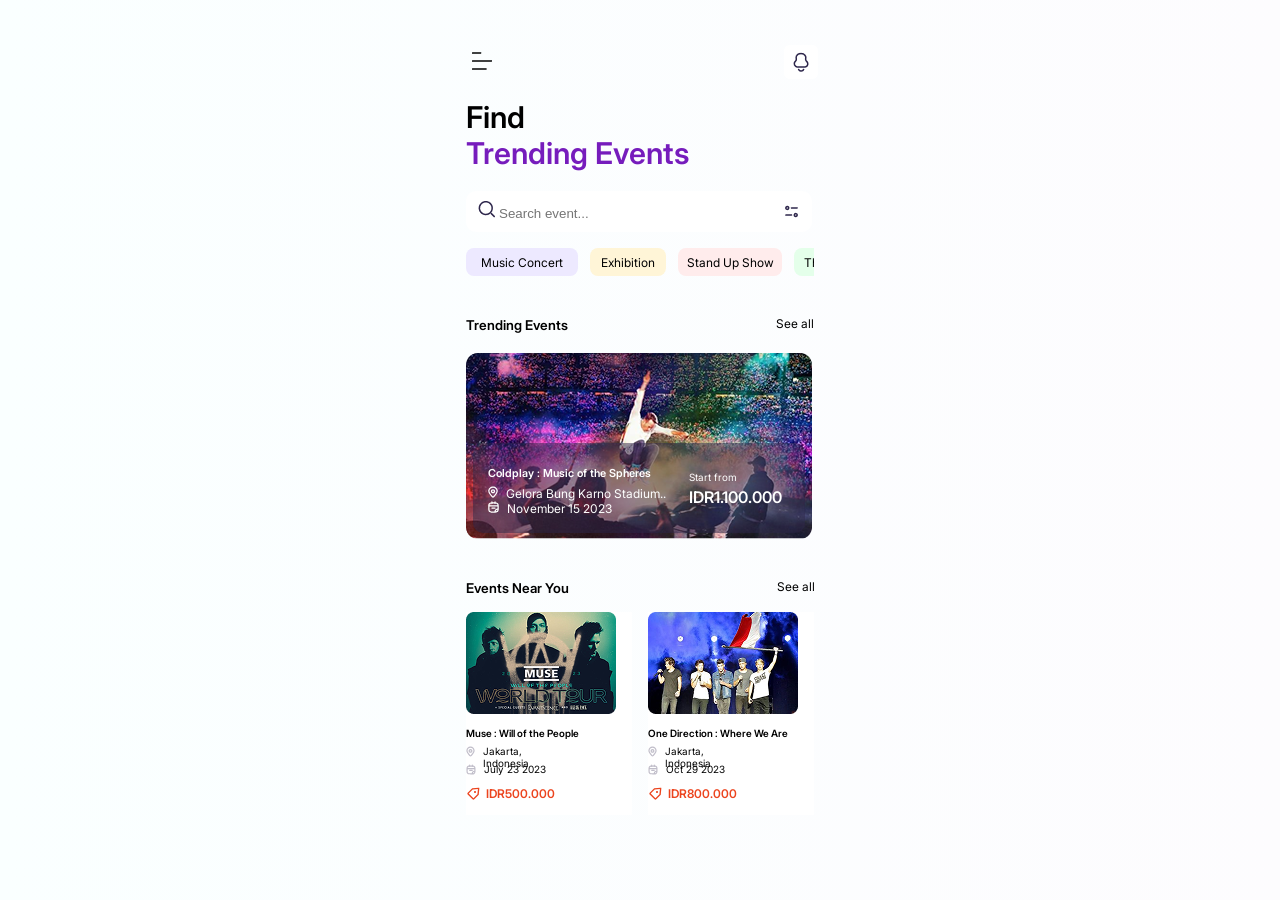
<file: index.html>
<!DOCTYPE html>
<html lang="en">
<head>
    <meta charset="UTF-8">
    <meta name="viewport" content="width=device-width, initial-scale=1.0, user-scalable=no">
    <title>Home</title>
    <link rel="stylesheet" href="css/style.css">
</head>
<body>
    <header class="header">
        <article class="header_img">
            <div class="img1"><img src="storage/img/Menu.png"></div>
            <div class="img2"><img src="storage/img/campana.png"></div>
        </article>
        <article class="header_title">
            <h1>Find <br><span class="special">Trending Events</span> </h1>
        </article>
    </header>
        <nav class="container_nav">
            <div class="container_search">
                <div class="search">
                    <img src="storage/img/Search.png">
                    <input type="search" id="search" placeholder="Search event..." onkeypress="if(event.key === 'Enter') buscar()">
                </div>
                <img src="storage/img/filtro.png">
            </div>
            <div class="container_scroll1">
               <a href="">Music Concert</a>
               <a href="">Exhibition</a>
               <a href="">Stand Up Show</a>
               <a href="">Theater</a>
               <div class="spacer"></div>
            </div>
        </nav>
    <main class="container_main">
        <article class="container_group1">
            <div class="title">
                <h2>Trending Events</h2>
            </div>
            <div class="paragraph">
                <p>See all</p>
            </div>
            
        </article>
    <div class="container_scroll2">
        <a href="detail.html"><article class="container_img">
            <img src="storage/img/img-1.png">
            <div class="container_list">
                <div class="list1">
                    <h3>Coldplay : Music of the Spheres</h3>
                    <div class="info1">
                        <img src="storage/img/img-10Location.svg">
                        <p>Gelora Bung Karno Stadium..</p>
                    </div>
                    <div class="info2">
                        <img src="storage/img/img-11Calender.svg">
                        <p>November 15 2023</p>
                    </div>
                </div>
                <div class="list2">
                    <h4>Start from</h4>
                    <p>IDR1.100.000</p>
                </div>
            </div>
        </article></a>
        <article class="container_img">
            <img src="storage/img/img-2.png">
            <div class="container_list">
                <div class="list1">
                    <h3>Muse : Will of the People</h3>
                    <div class="info1">
                        <img src="storage/img/img-10Location.svg">
                        <p>Jakarta, Indonesia</p>
                    </div>
                    <div class="info2">
                        <img src="storage/img/img-11Calender.svg">
                        <p>July 23 2023</p>
                    </div>
                </div>
                <div class="list2">
                    <h4>Start from</h4>
                    <p>IDR500.000</p>
                </div>
            </div>
        </article>
    </div>
    <article class="container_group2">
        <div class="title">
            <h2>Events Near You</h2>
        </div>
        <div class="paragraph">
            <p>See all</p>
    </article>
    <article class="container_cards">
        <div class="cards">
            <div class="card1">
                <img class="img-bigger" src="storage/img/img-17Cards-1.png">
                <h3>Muse : Will of the People</h3>
                <div class="text1">
                    <img src="storage/img/img-19Location-gris.svg">
                    <p>Jakarta, Indonesia</p>
                </div>
                <div class="text2">
                    <img src="storage/img/img-21Calender-gris.svg">
                    <p>July 23 2023</p>
                </div>
                <div class="text3">
                    <img src="storage/img/img-18etiqueta.svg">
                    <p>IDR500.000</p>
                </div>
            </div>
            <div class="card2">
                <img class="img-bigger" src="storage/img/img-3Cards-2.png">
                <h3>One Direction : Where We Are</h3>
                <div class="text1">
                    <img src="storage/img/img-19Location-gris.svg">
                    <p>Jakarta, Indonesia</p>
                </div>
                <div class="text2">
                    <img src="storage/img/img-21Calender-gris.svg">
                    <p>Oct 29 2023</p>
                </div>
                <div class="text3">
                    <img src="storage/img/img-18etiqueta.svg">
                    <p>IDR800.000</p>
                </div>
            </div>
        </div>
        
    </article>
    </main>
</body>
</html>
</file>
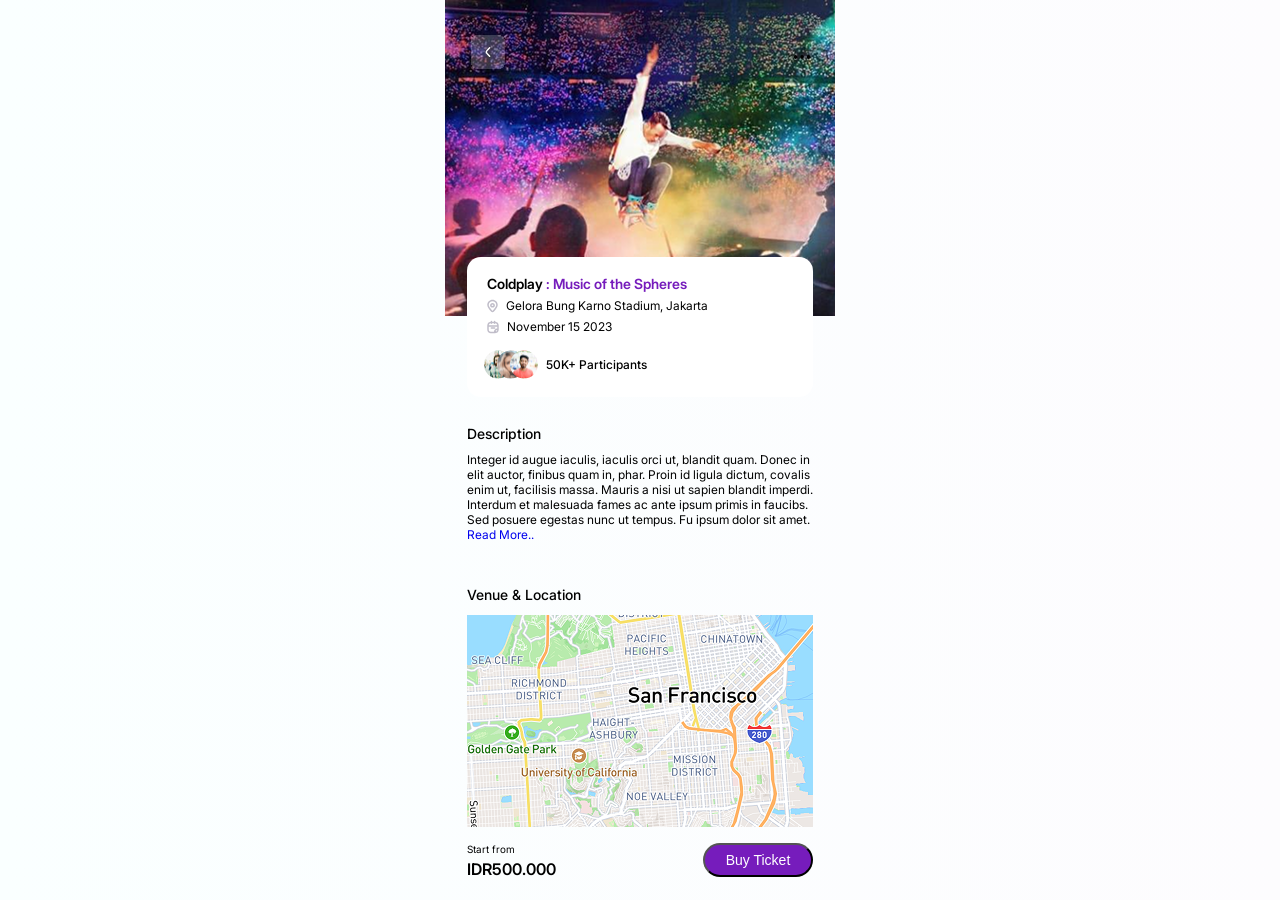
<file: detail.html>
<!DOCTYPE html>
<html lang="en">
<head>
    <meta charset="UTF-8">
    <meta name="viewport" content="width=device-width, initial-scale=1.0">
    <title>Detail</title>
    <link rel="stylesheet" href="css/detail.css">
</head>
<body>
    <main class="container_main">
        <article class="container_img">
            <div class="container_button">
                <a href="index.html">
                    <button class="button1">
                        <img  src="storage/img/img-15Back.svg">
                    </button>
                </a>
                <div class="button2">
                    <img src="storage/img/img-16Options.svg">
                </div>
            </div>
            <div class="container_summary">
                <div class="container_note">
                    <h3>Coldplay <span class="color">: Music of the Spheres</span></h3>
                    <div class="note1">
                        <img src="storage/img/img-19Location-gris.svg">
                        <p>Gelora Bung Karno Stadium, Jakarta</p>
                    </div>
                    <div class="note2">
                        <img src="storage/img/img-21Calender-gris.svg">
                        <p>November 15 2023</p>
                    </div>
                </div>
                <div class="container_log">
                    <div class="log_img">
                        <img class="log" src="storage/img/img-7Log1.svg">
                        <img class="log" src="storage/img/img-8Log2.svg">
                        <img class="log" src="storage/img/img-9Log3.svg">
                    </div>
                    <div class="log_text">
                        <h2>50K+ Participants</h2>  
                    </div>
                </div>
            </div>
            <div class="container_description">
                <h2>Description</h2>
                <p>Integer id augue iaculis, iaculis orci ut, blandit 
                    quam. Donec in elit auctor, finibus quam in, phar. 
                    Proin id ligula dictum, covalis enim ut, facilisis 
                    massa. Mauris a nisi ut sapien blandit imperdi. 
                    Interdum et malesuada fames ac ante ipsum primis in 
                    faucibs. Sed posuere egestas nunc ut tempus. 
                    Fu ipsum dolor sit amet. <a href="#">Read More..</a></p>
            </div>
            <div class="container_map">
                <h2>Venue & Location</h2>
                <img src="storage/img/img-4Map.png">
            </div>
            <div class="container_footer">
                <div class="footer_text">
                    <h4>Start from</h4>
                    <p>IDR500.000</p>
                </div>
                <div class="footer_button">
                    <a href="ticket.html"><button>Buy Ticket</button></a>
                </div>
            </div>
        </article>
        
    </main>
    
</body>
</html>
</file>
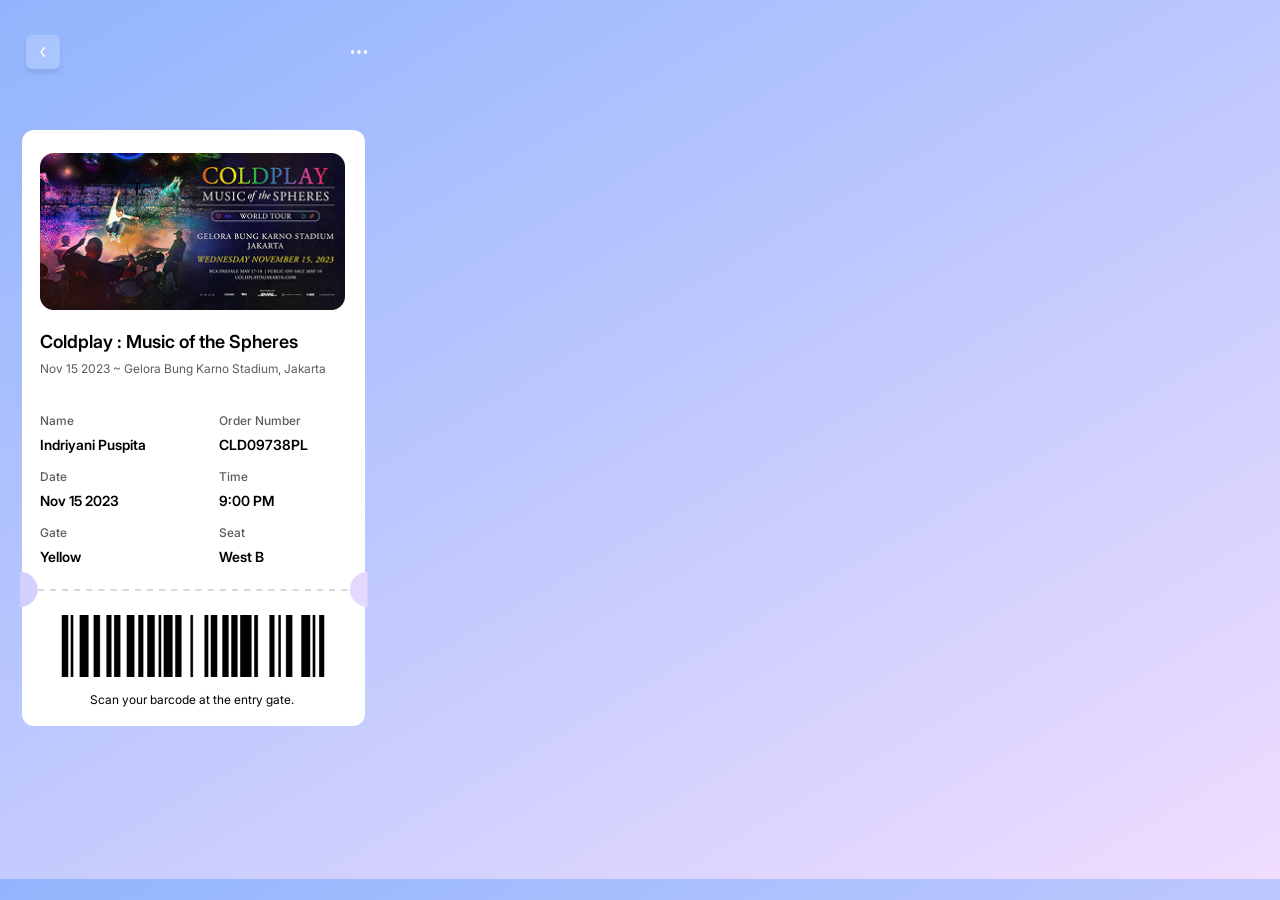
<file: ticket.html>
<!DOCTYPE html>
<html lang="en">
<head>
    <meta charset="UTF-8">
    <meta name="viewport" content="width=device-width, initial-scale=1.0">
    <title>Ticket</title>
    <link rel="stylesheet" href="css/ticket.css">
</head>
<body>
    <header class="container_header">
        <article class="container_button">
            <a href="detail.html">
                <button class="button1">
                    <img  src="storage/img/img-15Back.svg">
                </button>
            </a>
            <div class="button2">
                <img src="storage/img/OptionsWhite.svg">
            </div>
        </article>
    </header>
<section class="container_scroll">
    <main class="container_main">
        <article class="img_ticket">
            <img src="storage/img/img-5ticket.png">
        </article>
        <article class="text_ticket">
            <div>
                <h1>Coldplay : Music of the Spheres</h1>
                <p>Nov 15 2023 ~ Gelora Bung Karno Stadium, Jakarta</p>
            </div>
        <article class="container_text">
            <div class="text">
                <h3>Name</h3>
                <p>Indriyani Puspita</p>
            </div>
            <div class="text">
                <h3>Order Number</h3>
                <p>CLD09738PL</p>
            </div>
        </article>
        <article class="container_text">
            <div class="text">
                <h3>Date</h3>
                <p>Nov 15 2023</p>
            </div>
            <div class="text">
                <h3>Time</h3>
                <p>9:00 PM</p>
            </div>
        </article>
        <article class="container_text">
            <div class="text">
                <h3>Gate</h3>
                <p>Yellow</p>
            </div>
            <div class="text">
                <h3>Seat</h3>
                <p>West B</p>
            </div>
        </article>
        <article class="line">
            <img src="storage/img/line.svg">
        </article>
        <article class="code">
            <img src="storage/img/img-6Cod.svg">
        </article>
        <article class="paragraph">
            <p>Scan your barcode at the entry gate.</p>
        </article>
    </main>
    <main class="container_main">
        <article class="img_ticket">
            <img src="storage/img/img-5ticket.png">
        </article>
        <article class="text_ticket">
            <div>
                <h1>Coldplay : Music of the Spheres</h1>
                <p>Nov 15 2023 ~ Gelora Bung Karno Stadium, Jakarta</p>
            </div>
        <article class="container_text">
            <div class="text">
                <h3>Name</h3>
                <p>Indriyani Puspita</p>
            </div>
            <div class="text">
                <h3>Order Number</h3>
                <p>CLD09738PL</p>
            </div>
        </article>
        <article class="container_text">
            <div class="text">
                <h3>Date</h3>
                <p>Nov 15 2023</p>
            </div>
            <div class="text">
                <h3>Time</h3>
                <p>9:00 PM</p>
            </div>
        </article>
        <article class="container_text">
            <div class="text">
                <h3>Gate</h3>
                <p>Yellow</p>
            </div>
            <div class="text">
                <h3>Seat</h3>
                <p>West B</p>
            </div>
        </article>
        <article class="line">
            <img src="storage/img/line.svg">
        </article>
        <article class="code">
            <img src="storage/img/img-6Cod.svg">
        </article>
        <article class="paragraph">
            <p>Scan your barcode at the entry gate.</p>
        </article>
    </main>
    <main class="container_main">
        <article class="img_ticket">
            <img src="storage/img/img-5ticket.png">
        </article>
        <article class="text_ticket">
            <div>
                <h1>Coldplay : Music of the Spheres</h1>
                <p>Nov 15 2023 ~ Gelora Bung Karno Stadium, Jakarta</p>
            </div>
        <article class="container_text">
            <div class="text">
                <h3>Name</h3>
                <p>Indriyani Puspita</p>
            </div>
            <div class="text">
                <h3>Order Number</h3>
                <p>CLD09738PL</p>
            </div>
        </article>
        <article class="container_text">
            <div class="text">
                <h3>Date</h3>
                <p>Nov 15 2023</p>
            </div>
            <div class="text">
                <h3>Time</h3>
                <p>9:00 PM</p>
            </div>
        </article>
        <article class="container_text">
            <div class="text">
                <h3>Gate</h3>
                <p>Yellow</p>
            </div>
            <div class="text">
                <h3>Seat</h3>
                <p>West B</p>
            </div>
        </article>
        <article class="line">
            <img src="storage/img/line.svg">
        </article>
        <article class="code">
            <img src="storage/img/img-6Cod.svg">
        </article>
        <article class="paragraph">
            <p>Scan your barcode at the entry gate.</p>
        </article>
    </main> 
</section>
</body>
</html>
</file>
<file: css/style.css>
@import url(variables.css);
*{
    margin: 0;
    padding: 0;
    box-sizing: border-box;
}
body{
    width: 390px;
    height: 844px;
    margin: 0 auto;
    padding-top: 45px; 
    padding-left: 21px;
    padding-right: 21px;
    background: var(--color-gradient-body);
}
/*********************** header *****************************/

.header {
    /* background: red; */
    
}
.header_img{
    width: 352px;
    height: 34px;
    margin: 0 auto;
    display: flex;
    justify-content: space-between;
    
}
.img1{
    width: 32px;
    height: 32px;
    display: flex;
    
}
.img2{
    width: 34px;
    height: 34px;
    
}
/*********************** title header *****************************/

.header_title{
    /* background: green; */
    width: 265px;
    height: 72px;
    margin-top: 20px;
    margin-bottom: 20px;
    h1{
        font-size: 30px;
        font-family: "Inter-SemiBold";
        font-weight: 100;
    }
} 
.special {
    color: var(--color-10);
}
/************************ Search ******************************/

.container_nav{
    /* background: blue; */
}

.container_search { 
    /* background: violet; */
    width: 346px;
    height: 41px;
    margin-top: 20px;
    display: flex;
    justify-content: space-between;
    align-items: center;
    padding-left: 12px;
    padding-right: 12px;
    background: var(--color-1);
    border-radius: 10px;
    margin-bottom: 16px;
}
.search{
    
}
.container_search input{
    border: none;
    background: none;
}

/************************* Scroll ******************************/

.container_scroll1 {
    /* background: orange; */
    gap: 12px;
    width: 100%;
    height: 28px;
    display: flex;
    flex-direction: row;
    overflow-x: scroll; /* Activa el scroll horizontal */
    white-space: nowrap; /* Evita que los elementos salten de línea */
    scrollbar-width: none; /* Oculta la barra de scroll en Firefox */
}
.container_scroll1::-webkit-scrollbar {
    display: none;
}

.container_scroll1 a{
    
    flex: 0 0 auto;
    font-size: 12px;
    border-radius: 8px;
    display: flex;
    font-family: "Inter-Regular";
    color: var(--color-2);
    justify-content: center; /* Centra horizontalmente */
    align-items: center; /* Centra verticalmente */
    text-decoration: none;
}
.spacer {
    flex: 0 0 21px; /* Ajusta este valor según el espacio que necesites */
}

.container_scroll1 a:nth-child(1){
    background: #EDE9FF;
    width: 112px;
    height: 28px;
}
.container_scroll1 a:nth-child(2){
    background: #FFF5D7; 
    width: 76px;
    height: 28px;
}
.container_scroll1 a:nth-child(3){
    background: #FFECEC;
    width: 104px;
    height: 28px;
}
.container_scroll1 a:nth-child(4){
    background: #E4FFEA;
    width: 63px;
    height: 28px;
}

/*********************** main *************************/

.container_main {
    /* background: blue; */
    width: 346px;
    height: 219px;
    margin-top: 40px;
    
}
.container_group1{
    display: flex;
    flex-direction: row;
    justify-content: space-between;
    width: 348px;
    height: 17px;
    margin-top: 40px;
}
.title{
    /* background: red; */
    font-size: 9px;
    /* width: 115px; */
    font-family: "Inter-Semibold";
    height: 17px;
    display: flex;
    justify-content: center; /* Centra horizontalmente */
    align-items: center; /* Centra verticalmente */
    
    h2{
        font-weight: 100;
    }
    }
.paragraph{
    width: 38px;
    height: 15px;
    font-size: 12px;
    font-family: "Inter-Regular";
    display: flex;
    justify-content: center; /* Centra horizontalmente */
    align-items: center; /* Centra verticalmente */
    }


.container_scroll2 {
    /* background: orange; */
    gap: 10px;
    width: 346px;
    height: 186px;
    display: flex;
    flex-direction: row;
    margin-top: 20px;
    overflow-y: hidden;
    overflow-x: auto; /* Activa el scroll horizontal */
    white-space: nowrap; /* Evita que los elementos salten de línea */
    scrollbar-width: none; /* Oculta la barra de scroll en Firefox */
}
.container_scroll2::-webkit-scrollbar {
    display: none;
}
.container_img {
    /* background: green; */
    width: 346px;
    height: 186px;
    /* margin-top: 16px; */
    border-radius: 12px;
    position: relative;
    z-index: -1;
    
}
.container_list {
    background: var(--color-6);
    width: 332px;
    height: 90px;
    border-radius: 10px;
    margin-left: 7px;
    margin-top: -100px;
    display: flex;
    justify-content: center; 
    align-items:center;
    gap: 20px;
    position: absolute;
}
.list1 {
    /* background: purple; */
    h3{
        /* width: 184px;
        height: 15px; */
        font-size: 11px;
        font-family: "Inter-Semibold";
        color: var(--color-1);
        font-weight: 100;
    }
}
.info1 {
    /* background: orange; */
    width: 181px;
    height: 15px;
    display: flex;
    justify-content: center; 
    align-items: baseline; 
    gap: 8px;
    img{
        width: 10px;
        height: 12px;
        
    }
    p{
        width: 163px;
        height: 15px;
        font-size: 12px;
        font-family: "Inter-Regular";
        color: var(--color-1);
        margin-top: 6px;
        font-weight: 100;
    }

}
.info2{
    /* background: yellow; */
    display: flex;
    width: 128px;
    height: 15px;
    justify-content: flex-start; 
    align-items: baseline; 
    gap: 8px;
    img{
        width: 11px;
        height: 12px; 
    }
    p{
        width: 109px;
        height: 15px;
        font-size: 12px;
        font-family: "Inter-Regular";
        color: var(--color-1);
        margin-top: 6px;
        font-weight: 100;
    }
}
.list2{
    /* background: palevioletred; */
    width: 102px;
    height: 35px;
    h4{
        width: 48px;
        height: 12px;
        font-size: 10px;
        font-family: "Inter-Regular";
        color: var(--color-1); 
        font-weight: 100;
    }
    p{
        width: 102px;
        height: 19px;
        font-size: 16px;
        font-family: "Inter-Semibold";
        color: var(--color-1);
        margin-top: 4px;
        font-weight: 100;
    };

}
.container_cards{
    /* background: red; */
    width: 348px;
    height: 203px;
    
}
.container_group2{
    /* background: orange; */
    margin-top: 40px;
    width: 349px;
    height: 17px;
    display: flex;
    flex-direction: row;
    flex-wrap: wrap;
    justify-content: space-between;
} 
/* .title{
    font-size: 9px;
    /* width: 106px; 
    font-family: "Inter-Semibold";
    height: 17px;
    display: flex;
    justify-content: center; 
    align-items: center; 
    } */
.paragraph{
    width: 38px;
    height: 15px;
    font-size: 12px;
    font-family: "Inter-Regular";
    display: flex;
    justify-content: center; 
    align-items: center; 
    }  


.cards {
    /* background: blue; */
    width: 348px;
    height: 203px;
    margin-top: 16px;
    display: grid;
    grid-template-columns: repeat(2, 1fr);
    gap: 16px;
    
}
.img-bigger{
    width: 150px;
    height: 102px;
}
.card1 {
    background: #FFFFFF;
    width: 166px;
    height: 203px;
    
    h3{
        display: block;
        font-size: 10px;
        font-family: "Inter-Semibold";
        width: 150px;
        height: 12px;
        margin-top: 9px;
        white-space: nowrap;
        overflow: hidden;
        text-overflow: ellipsis;
        font-weight: 100;
    }
    
}
.text1 {
    /* background: cadetblue; */
    width: 104px;
    height: 12px;
    display: flex;
    gap: 8px;
    align-items: flex-end;
    margin-top: 6px;
    img{
        width: 9px;
        height: 11px;
    }
    p{
        font-size: 10px;
        font-family: "Inter-Regular";
        width: 87px;
        height: 12px;
        margin-top: 6px;
    }
}
.text2 {
    /* background: teal; */
    width: 80px;
    height: 12px;
    display: flex;
    gap: 8px;
    align-items: flex-end;
    margin-top: 6px;
    img{
        width: 10px;
        height: 11px;
    }
    p{
        font-size: 10px;
        font-family: "Inter-Regular";
        width: 62px;
        height: 12px;
        margin-top: 6px;
    }
}
.text3{
    /* background: green; */
    width: 91px;
    height: 16px;
    display: flex;
    align-items: flex-end;
    margin-top: 10px;
    gap: 4px;
    img{
        width: 16px;
        height: 16px;
    }
    p{
        font-size: 12px;
        font-family: "Inter-Semibold";
        width: 71px;
        height: 15px;
        margin-top: 10px;
        color: var(--color-3);
    }
}
.card2 {
    background: #FFFFFF;
    width: 166px;
    height: 203px;
    h3{
        display: block;
        font-size: 10px;
        font-family: "Inter-Semibold";
        width: 155px;
        height: 12px;
        margin-top: 9px;
        white-space: nowrap;
        overflow: hidden;
        text-overflow: ellipsis;
        font-weight: 100;
    }
}
</file>
<file: css/detail.css>
@import url(variables.css);
*{
    margin: 0;
    padding: 0;
    box-sizing: border-box;
}
body{
    width: 390px;
    height: 844px;
    margin: 0 auto;
    background: var(--color-gradient-body);
}
.container_main {
    /* background: red; */
}
.container_img {
    background: url(../storage/img/img-22fondo.png);
    width: 390px;
    height: 316px;

}
.container_button{
    display: flex;
    flex-direction: row;
    justify-content: space-between;
    width: 100%;
}
.button1{
    width: 34px;
    height: 34px;
    margin-top: 35px;
    margin-left: 22px;
    border: none;
    border-radius: 6px;
    background: transparent;
}
.button2{
    /* background: red; */
    width: 16px;
    height: 4px;
    margin-top: 45px;
    margin-right: 25px;
    border: none;
}
.container_summary {
    background: var(--color-1);
    width: 346px;
    height: 140px;
    margin-top: 176px;
    margin-left: 22px;
    padding-top: 18px;
    padding-left: 20px;
    border-radius: 14px;
}
.container_note {
    /* background: turquoise; */
    width: 224px;
    height: 59px;
    h3{
        /* width: 280px; */
        height: 17px;
        font-size: 14px;
        font-family: "Inter-Semibold";
        white-space: nowrap;
        overflow: hidden;
        font-weight: 100;
    }
}
.color {
    color: var(--color-10);
}
.note1 {
    /* background: cadetblue; */
    width: 224px;
    height: 15px;
    display: flex;
    justify-content: flex-start;
    align-items: center;
    margin-top: 6px;
    gap: 8px;
    p{
        font-size: 12px;
        font-family: "Inter-Regular";
        font-weight: 100;
    }
}
.note2 {
    /* background: teal; */
    width: 128px;
    height: 15px;
    display: flex;
    justify-content: flex-start;
    align-items: center;
    margin-top: 6px;
    gap: 8px;
    p{
        font-size: 12px;
        font-family: "Inter-Regular";
        font-weight: 100;
    }
}
.container_log {
    /* background: orange; */
    width: 171px;
    height: 28px;
    margin-top: 16px;
    display: flex;
    flex-direction: row;
    justify-content: center;
    align-items: center;
    gap: 8px;
}
.log_img{
    /* background: purple; */
    display: flex;
    flex-direction: row;
}
.log{
    object-fit: cover;
    margin-left: -15px; /* Superposición */
}
.log_text{
    /* background: yellowgreen; */
    h2{
        /* width: 103px; */
        height: 15px;
        font-size: 12px;
        font-family: "Inter-Medium";
        font-weight: 100;
    }
}
.container_description{
    /* background: violet; */
    width: 346px;
    height: 133px;
    margin-top: 28px;
    margin-left: 22px;
    h2{
        font-size: 14px;
        font-family: "Inter-Medium";
        color: var(--color-11);
        /* width: 77px; */
        height: 27px;
        font-weight: 100;
    }
    p{
        width: 346px;
        /* height: 108px; */
        font-size: 12px;
        font-family: "Inter-Regular";
        font-weight: 100;
    }
    a{
        text-decoration: none;
    }
}
.container_map{
    /* background: greenyellow; */
    width: 346px;
    height: 241px;
    margin-left: 22px;
    margin-top: 28px;
    h2{
        /* width: 117px; */
        height: 17px;
        font-size: 14px;
        font-family: "Inter-Medium";
        font-weight: 100;
    }
    img{
        width: 346px;
        height: 212px;
        margin-top: 12px;
    }
}
.container_footer{
    /* background: violet; */
    width: 390px;
    height: 66px;
    display: flex;
    flex-direction: row;
    justify-content: space-between;
    align-items: center;

}
.footer_text{
    /* background: teal; */
    width: 102px;
    height: 35px;
    margin-left: 22px;
    h4{
        /* width: 48px; */
        height: 12px;
        font-size: 10px;
        font-family: "Inter-Regular";
        color: var(--color-11); 
        font-weight: 100;
    }
    p{
        width: 102px;
        height: 19px;
        font-size: 16px;
        font-family: "Inter-Semibold";
        color: var(--color-11);
        margin-top: 4px;
        font-weight: 100;
    };
}
.footer_button{
    /* background: turquoise; */
    margin-right: 22px;
    button{
        width: 110px;
        height: 34px;
        border-radius: 20px;
        background: var(--color-10);
        font-size: 14px;
        color: var(--color-1);
    }
}
</file>
<file: css/ticket.css>
@import url(variables.css);
*{
    margin: 0;
    padding: 0;
    box-sizing: border-box;
}
body{
    /* width: 390px; */
    width: 100%;
    height: 844px;
    margin: 0 auto;
    background: linear-gradient(150deg, #91B5FD, #F0DDFF);
}
.container_button{
    /* background: red; */
    margin-top: 35px;
    margin-left: 22px;
    width: 345px;
    height: 34px;
    display: flex;
    flex-direction: row;
    justify-content: space-between;
    align-items: flex-start;
    /* width: 100%; */
}
.button1{
    width: 34px;
    height: 34px;
    border: none;
    border-radius: 6px;
    background: transparent;
}
.button2{
    /* background: red; */
    width: 16px;
    height: 4px;
    border: none;
    img{
        margin-top: 15px;
    }
}
.container_scroll{
    /* background: red;  */
    width: 380px;
    height: 663px;
    display: flex;
    gap: 15px;
    flex-direction: row;
    margin-top: 15px;
    overflow-x: auto; /* Activa el scroll horizontal */
    white-space: nowrap; /* Evita que los elementos salten de línea */
    scrollbar-width: none; /* Oculta la barra de scroll en Firefox */
} 
.container_main {
    background: var(--color-20);
    width: 343px;
    height: 596px;
    margin-left: 22px;
    margin-top: 46px;
    padding-top: 17px;
    padding-left: 18px;
    border-radius: 12px;
}
.img_ticket {
    /* background: violet; */
    width: 305px;
    height: 159px;
    border-radius: 14px;
    display: flex;
    flex-direction: column;
    justify-content: center;
    margin-top: 5px;
    
}
.text_ticket {
    /* background: turquoise; */
    margin-top: 20px;
    width: 328px;
    height: 65px;
    h1{
        font-size: 18px;
        font-family: "Inter-Semibold";
        /* width: 275px; */
        height: 22px;
        font-weight: 100;
    }
    p{
        font-size: 12px;
        font-family: "Inter-Regular";
        /* width: 295px; */
        height: 32px;
        color: var(--color-19);
        margin-top: 8px;
        font-weight: 100;
    }
}
.container_text {
    /* background: teal; */
    width: 305px;
    height: 36px;
    margin-top: 20px;
    display: flex;
    flex-direction: row;
    justify-content: space-between;
    align-items: center;
    gap: 52px;
}
.text {
    /* background: orange; */
    width: 140px;
    height: 36px;
    
    h3{
        font-size: 12px;
        font-family: "Inter-Medium";
        color: var(--color-19);
        font-weight: 100;
    }
    p{
        font-size: 14px;
        font-family: "Inter-Semibold";
        /* width: 275px; */
        height: 22px;
        color: var(--color-18);
        font-weight: 100;
    }
}
.line{
    margin-left: -20px;
    /* margin-right: -2px; */
    margin-top: 11px;
    /* width: 1; */
    display: flex;
    flex-direction: column;
    justify-content: space-between;
}
.code{
    margin-left: 18px;
    margin-top: 6px;

}
.paragraph{
    width: 209px;
    height: 15px;
    margin-top: -5px;
    p{
        font-size: 12px;
        font-family: "Inter-Regular";
        margin-top: 16px;
        margin-left: 50px;
        color: var(--color-18);
        white-space: nowrap;
        font-weight: 100;
    }
    
}
</file>
